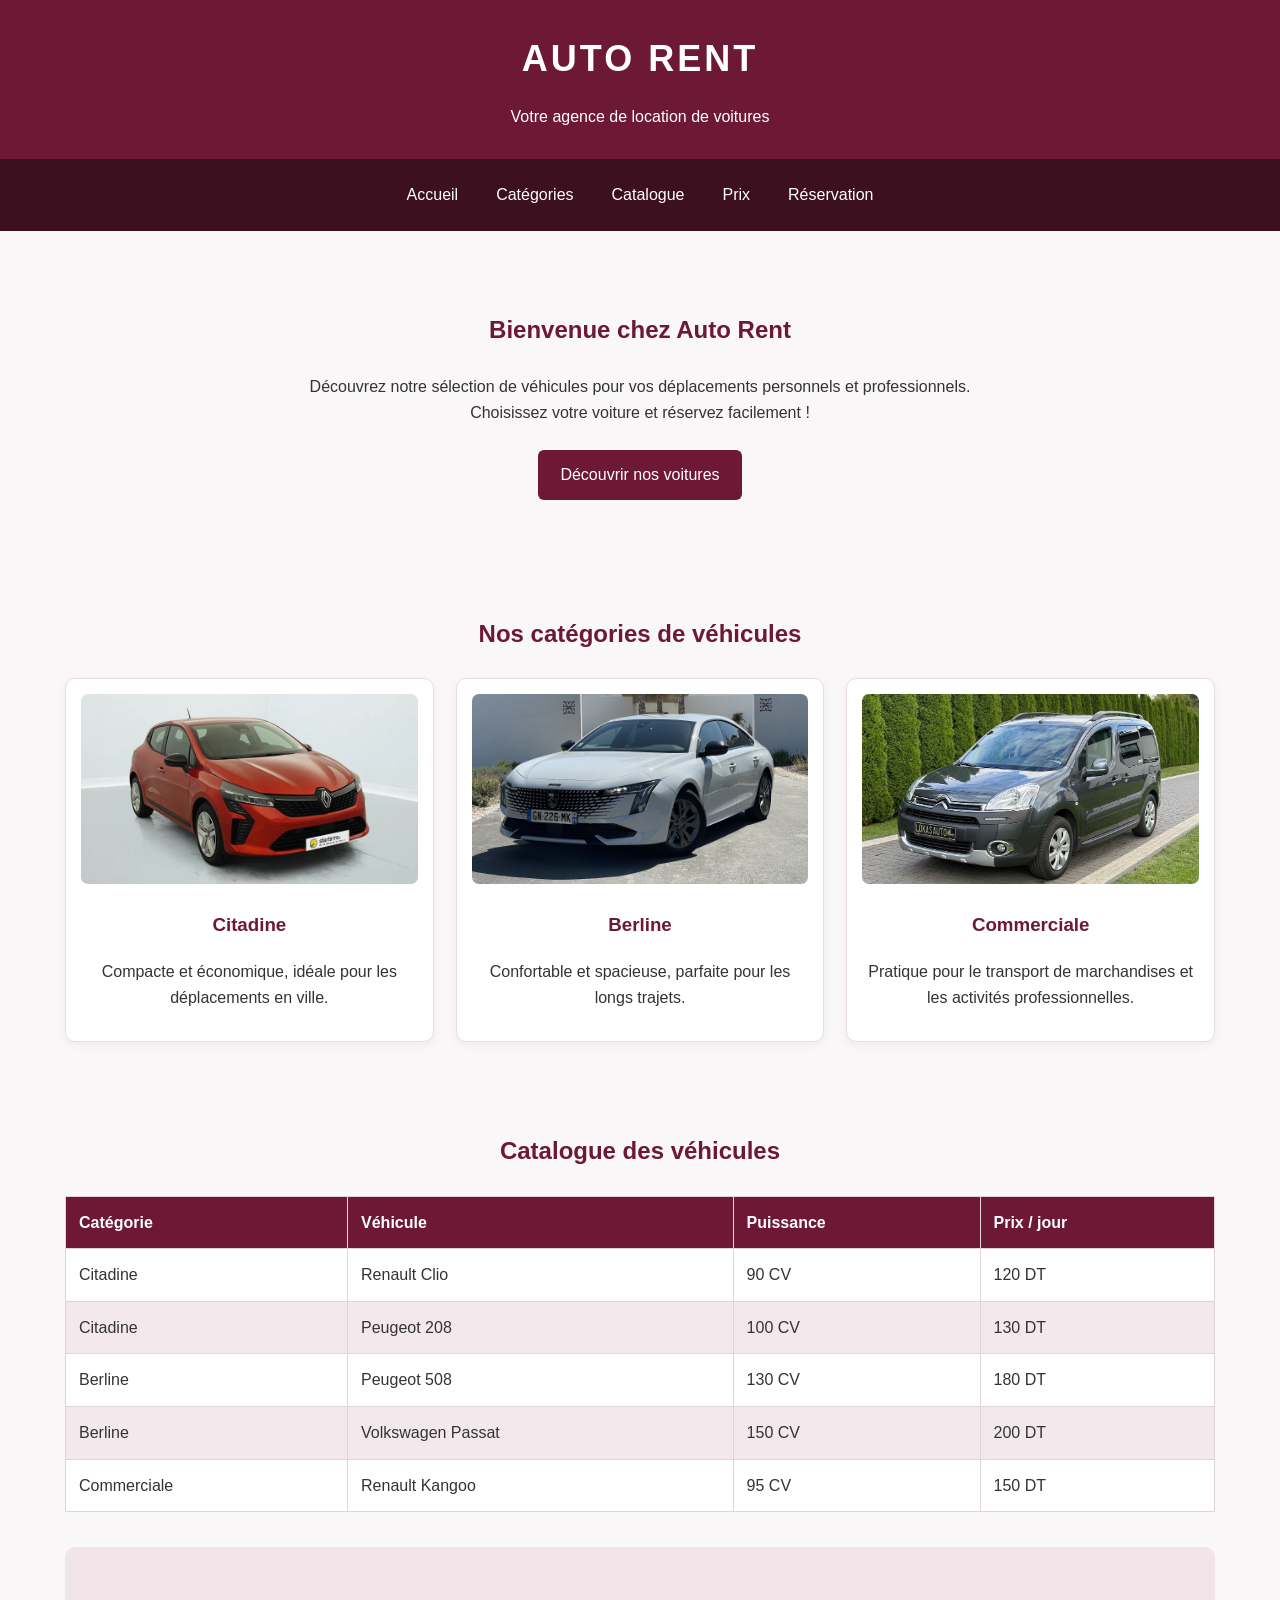
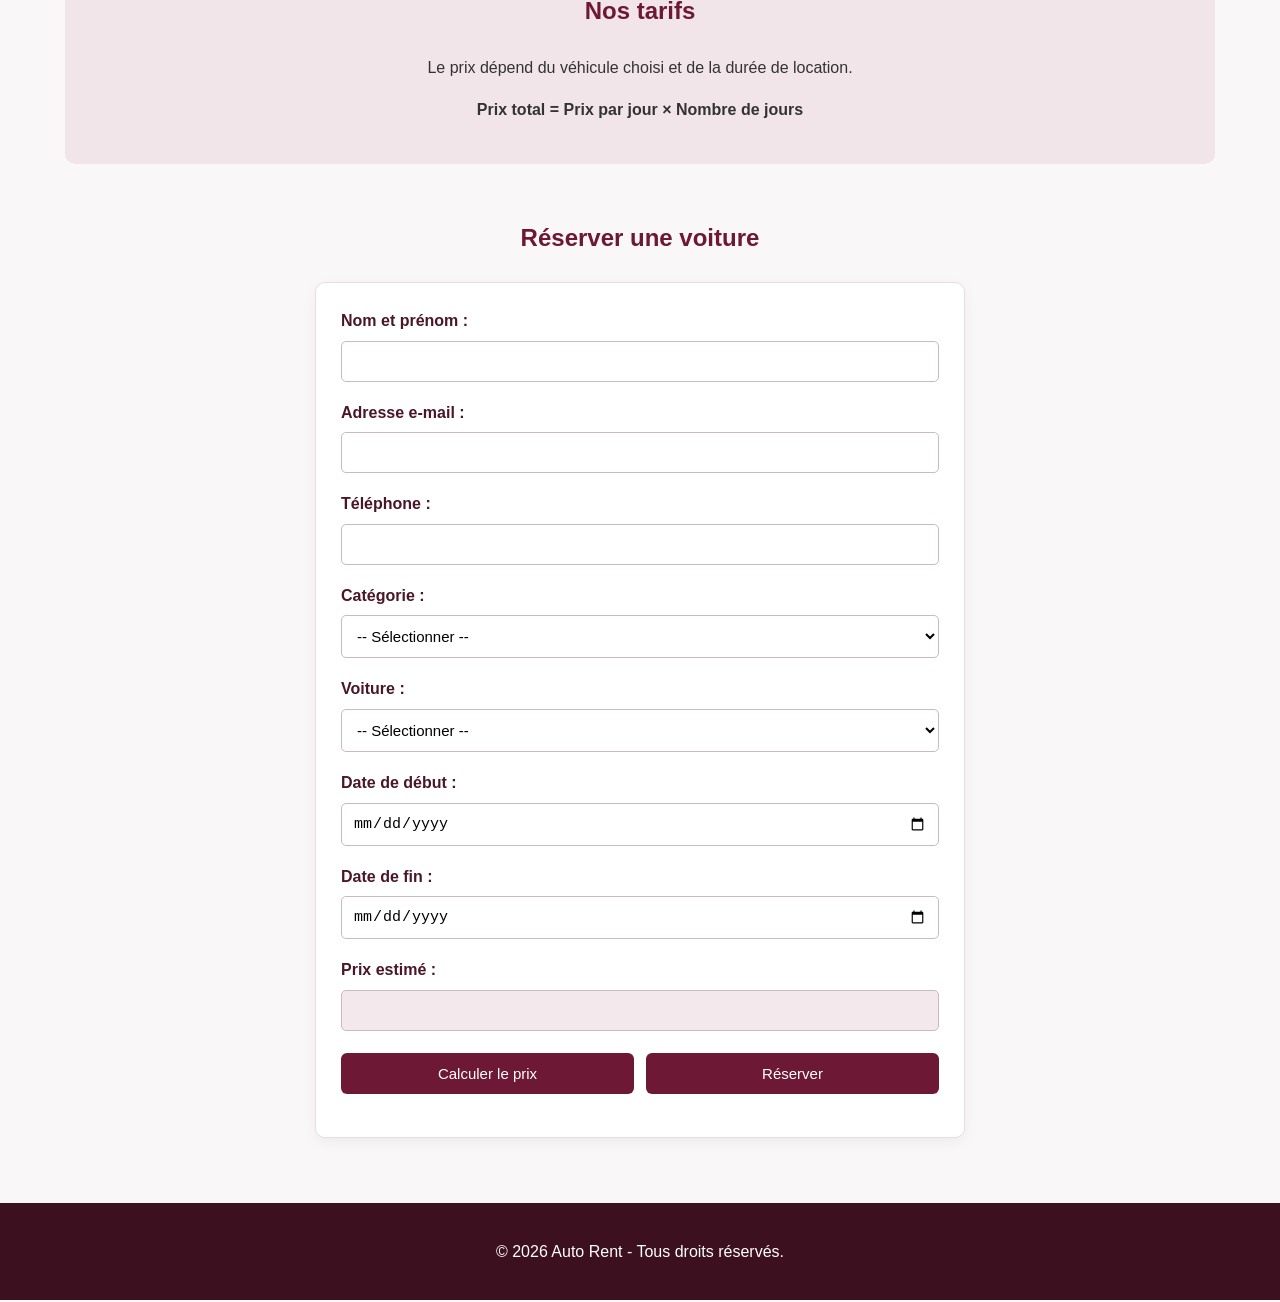
<file: index.html>
<!DOCTYPE html>
<html lang="fr">

<head>
    <meta charset="UTF-8">
    <meta name="viewport" content="width=device-width, initial-scale=1.0">
    <title>Auto Rent - Location de voitures</title>
    <link rel="stylesheet" href="style.css">
</head>

<body>

    <!-- En-tête -->
    <header>
        <h1>AUTO RENT</h1>
        <p>Votre agence de location de voitures</p>
    </header>

    <!-- Navigation -->
    <nav>
        <a href="#accueil">Accueil</a>
        <a href="#categories">Catégories</a>
        <a href="#catalogue">Catalogue</a>
        <a href="#prix">Prix</a>
        <a href="#reservation">Réservation</a>
    </nav>

    <!-- Contenu principal -->
    <main>

        <!-- Accueil -->
        <section id="accueil" class="accueil">
            <h2>Bienvenue chez Auto Rent</h2>
            <p>
                Découvrez notre sélection de véhicules pour vos
                déplacements personnels et professionnels.
                Choisissez votre voiture et réservez facilement !
            </p>
            <a href="#catalogue" class="lien-bouton">
                Découvrir nos voitures
            </a>
        </section>

        <!-- Catégories -->
        <section id="categories">
            <h2>Nos catégories de véhicules</h2>

            <div class="categories">

                <div class="category">
                    <img src="images/citadine.jpg"
                         alt="Voiture citadine">
                    <h3>Citadine</h3>
                    <p>
                        Compacte et économique, idéale pour
                        les déplacements en ville.
                    </p>
                </div>

                <div class="category">
                    <img src="images/berline.jpg"
                         alt="Voiture berline">
                    <h3>Berline</h3>
                    <p>
                        Confortable et spacieuse, parfaite
                        pour les longs trajets.
                    </p>
                </div>

                <div class="category">
                    <img src="images/commerciale.jpg"
                         alt="Voiture commerciale">
                    <h3>Commerciale</h3>
                    <p>
                        Pratique pour le transport de
                        marchandises et les activités professionnelles.
                    </p>
                </div>

            </div>
        </section>

        <!-- Catalogue -->
        <section id="catalogue">
            <h2>Catalogue des véhicules</h2>

            <div class="table-container">
                <table>
                    <thead>
                        <tr>
                            <th>Catégorie</th>
                            <th>Véhicule</th>
                            <th>Puissance</th>
                            <th>Prix / jour</th>
                        </tr>
                    </thead>

                    <tbody>
                        <tr>
                            <td>Citadine</td>
                            <td>Renault Clio</td>
                            <td>90 CV</td>
                            <td>120 DT</td>
                        </tr>

                        <tr>
                            <td>Citadine</td>
                            <td>Peugeot 208</td>
                            <td>100 CV</td>
                            <td>130 DT</td>
                        </tr>

                        <tr>
                            <td>Berline</td>
                            <td>Peugeot 508</td>
                            <td>130 CV</td>
                            <td>180 DT</td>
                        </tr>

                        <tr>
                            <td>Berline</td>
                            <td>Volkswagen Passat</td>
                            <td>150 CV</td>
                            <td>200 DT</td>
                        </tr>

                        <tr>
                            <td>Commerciale</td>
                            <td>Renault Kangoo</td>
                            <td>95 CV</td>
                            <td>150 DT</td>
                        </tr>
                    </tbody>
                </table>
            </div>
        </section>

        <!-- Prix -->
        <section id="prix" class="prix">
            <h2>Nos tarifs</h2>
            <p>
                Le prix dépend du véhicule choisi et de la
                durée de location.
            </p>
            <p>
                <strong>Prix total = Prix par jour × Nombre de jours</strong>
            </p>
        </section>

        <!-- Réservation -->
        <section id="reservation">
            <h2>Réserver une voiture</h2>

            <form id="reservationForm">

                <div class="champ">
                    <label for="nom">Nom et prénom :</label>
                    <input type="text" id="nom" name="nom"
                           minlength="3" required>
                </div>

                <div class="champ">
                    <label for="email">Adresse e-mail :</label>
                    <input type="email" id="email" name="email"
                           required>
                </div>

                <div class="champ">
                    <label for="telephone">Téléphone :</label>
                    <input type="tel" id="telephone"
                           name="telephone" required>
                </div>

                <div class="champ">
                    <label for="categorie">Catégorie :</label>
                    <select id="categorie" name="categorie" required>
                        <option value="">-- Sélectionner --</option>
                        <option value="citadine">Citadine</option>
                        <option value="berline">Berline</option>
                        <option value="commerciale">Commerciale</option>
                    </select>
                </div>

                <div class="champ">
                    <label for="voiture">Voiture :</label>
                    <select id="voiture" name="voiture" required>
                        <option value="">-- Sélectionner --</option>
                        <option value="120">Renault Clio</option>
                        <option value="130">Peugeot 208</option>
                        <option value="180">Peugeot 508</option>
                        <option value="200">Volkswagen Passat</option>
                        <option value="150">Renault Kangoo</option>
                    </select>
                </div>

                <div class="champ">
                    <label for="dateDebut">Date de début :</label>
                    <input type="date" id="dateDebut"
                           name="dateDebut" required>
                </div>

                <div class="champ">
                    <label for="dateFin">Date de fin :</label>
                    <input type="date" id="dateFin"
                           name="dateFin" required>
                </div>

                <div class="champ">
                    <label for="prixTotal">Prix estimé :</label>
                    <input type="text" id="prixTotal"
                           name="prixTotal" readonly>
                </div>

                <div class="boutons">
                    <button type="button" id="btnCalculer">
                        Calculer le prix
                    </button>

                    <button type="submit">
                        Réserver
                    </button>
                </div>

                <p id="message" role="status" aria-live="polite"></p>

            </form>
        </section>

    </main>

    <!-- Pied de page -->
    <footer>
        <p>&copy; 2026 Auto Rent - Tous droits réservés.</p>
    </footer>

    <script src="script.js"></script>

</body>
</html>
</file>
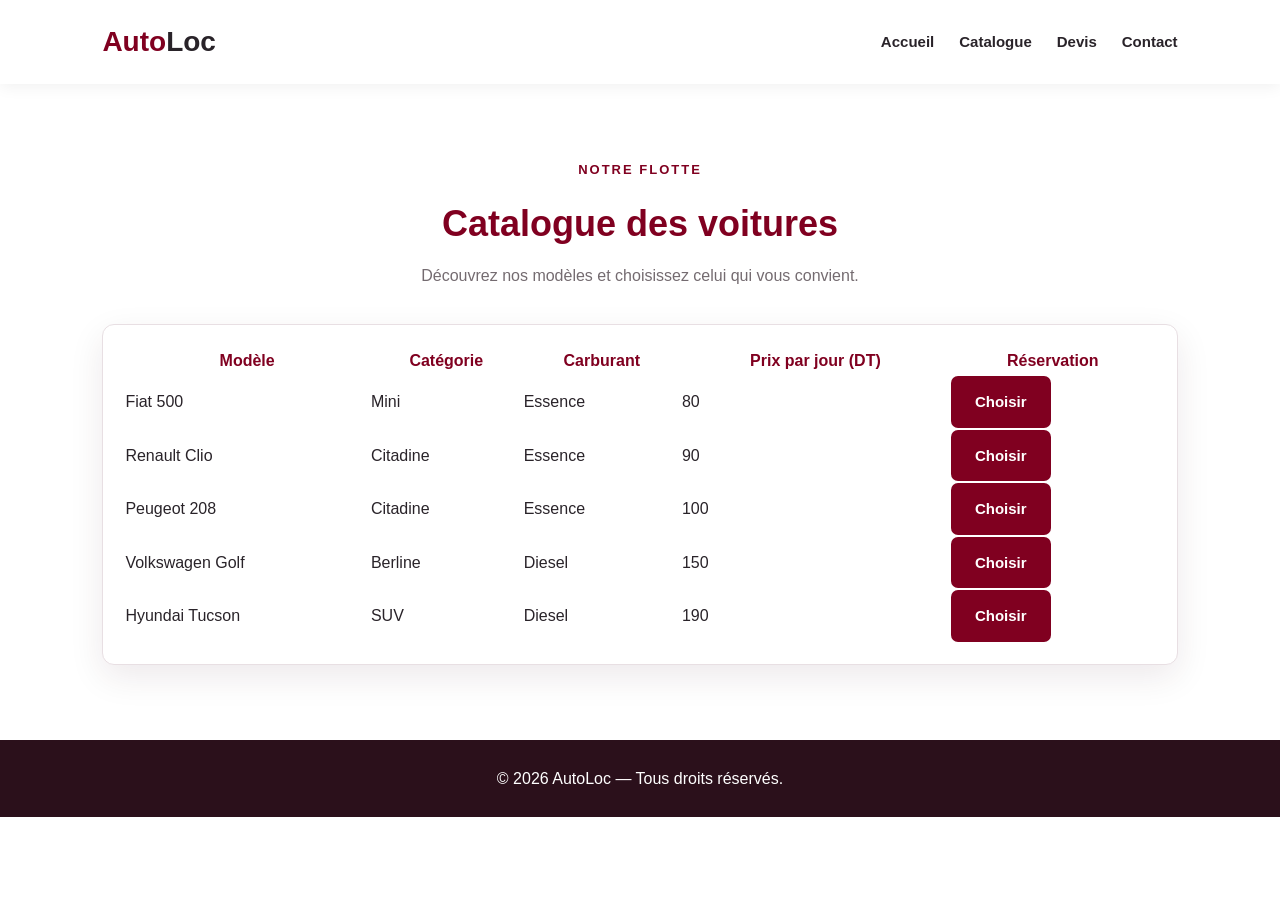
<file: catalogue.html>
<!DOCTYPE html>
<html lang="fr">
<head>
    <meta charset="UTF-8">
    <meta name="viewport" content="width=device-width, initial-scale=1.0">
    <title>Catalogue | AutoLoc</title>
    <link rel="stylesheet" href="style2.css">
    <link rel="stylesheet" href="https://cdn.datatables.net/2.1.8/css/dataTables.dataTables.min.css">
</head>
<body>
    <header class="header">
        <a class="logo" href="index2.html">Auto<span>Loc</span></a>
        <nav>
            <a href="index2.html">Accueil</a>
            <a href="catalogue.html">Catalogue</a>
            <a href="devis.html">Devis</a>
            <a href="contact.html">Contact</a>
        </nav>
    </header>

    <main>
        <section class="section">
            <div class="section-heading">
                <p class="eyebrow">NOTRE FLOTTE</p>
                <h2>Catalogue des voitures</h2>
                <p>Découvrez nos modèles et choisissez celui qui vous convient.</p>
            </div>

            <div class="table-container">
                <table id="vehiclesTable" class="display">
                    <thead>
                        <tr>
                            <th>Modèle</th>
                            <th>Catégorie</th>
                            <th>Carburant</th>
                            <th>Prix par jour (DT)</th>
                            <th>Réservation</th>
                        </tr>
                    </thead>
                    <tbody>
                        <tr>
                            <td>Fiat 500</td>
                            <td>Mini</td>
                            <td>Essence</td>
                            <td>80</td>
                            <td><a href="devis.html" class="btn">Choisir</a></td>
                        </tr>
                        <tr>
                            <td>Renault Clio</td>
                            <td>Citadine</td>
                            <td>Essence</td>
                            <td>90</td>
                            <td><a href="devis.html" class="btn">Choisir</a></td>
                        </tr>
                        <tr>
                            <td>Peugeot 208</td>
                            <td>Citadine</td>
                            <td>Essence</td>
                            <td>100</td>
                            <td><a href="devis.html" class="btn">Choisir</a></td>
                        </tr>
                        <tr>
                            <td>Volkswagen Golf</td>
                            <td>Berline</td>
                            <td>Diesel</td>
                            <td>150</td>
                            <td><a href="devis.html" class="btn">Choisir</a></td>
                        </tr>
                        <tr>
                            <td>Hyundai Tucson</td>
                            <td>SUV</td>
                            <td>Diesel</td>
                            <td>190</td>
                            <td><a href="devis.html" class="btn">Choisir</a></td>
                        </tr>
                    </tbody>
                </table>
            </div>
        </section>
    </main>

    <footer class="footer">
        <p>© 2026 AutoLoc — Tous droits réservés.</p>
    </footer>

    <script src="https://code.jquery.com/jquery-3.7.1.min.js"></script>
    <script src="https://cdn.datatables.net/2.1.8/js/dataTables.min.js"></script>
    <script src="script2.js"></script>
</body>
</html>
</file>
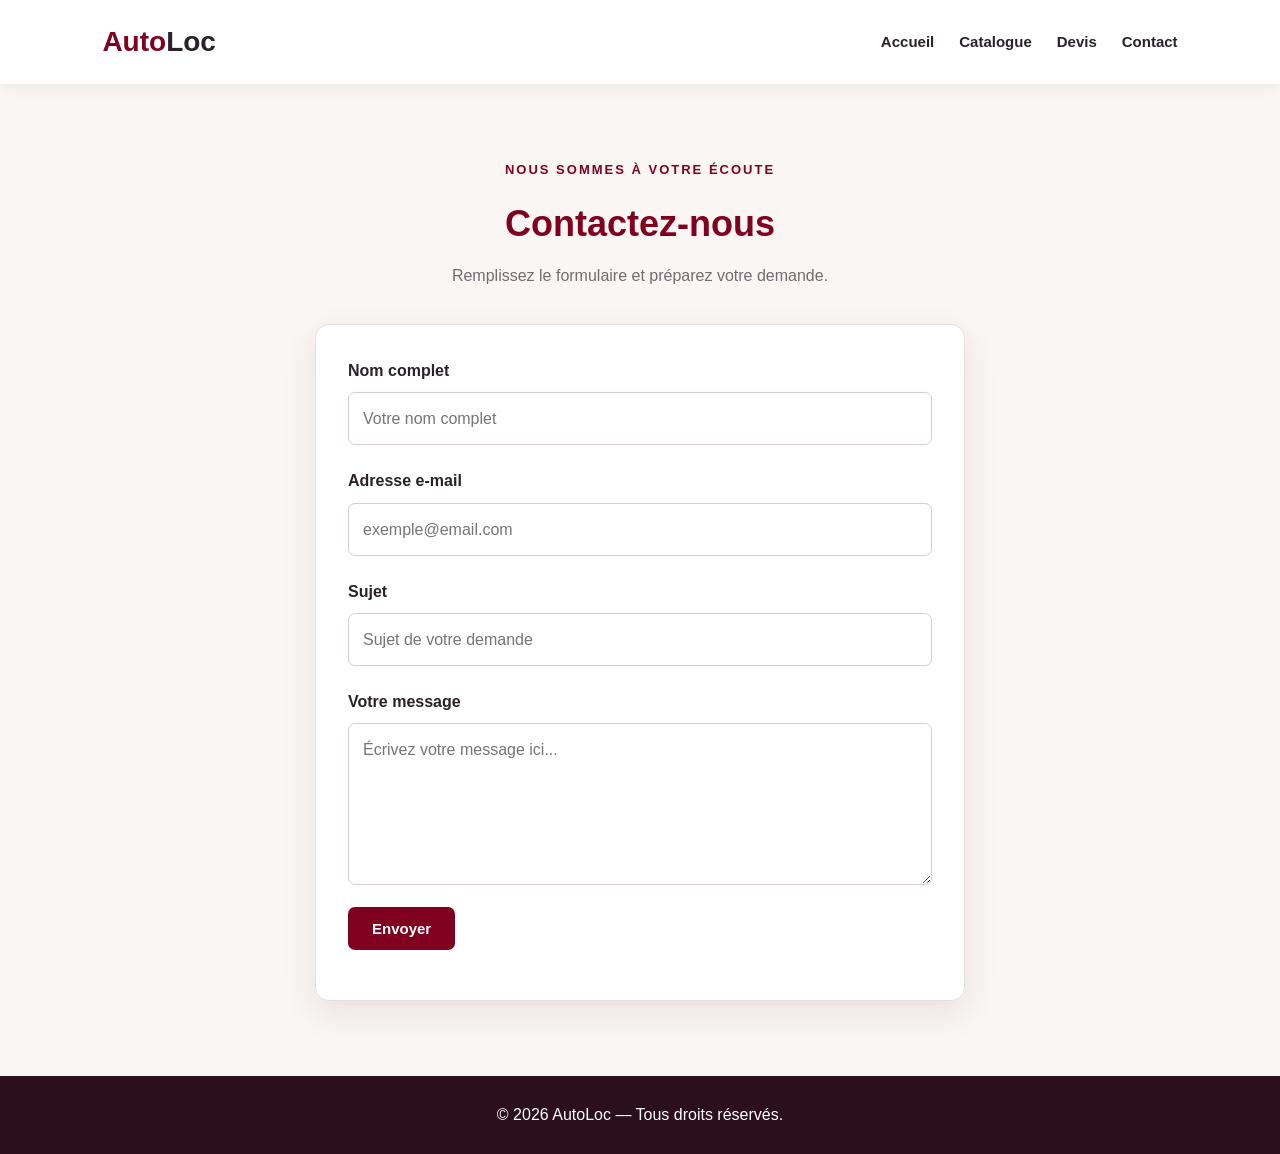
<file: contact.html>
<!DOCTYPE html>
<html lang="fr">
<head>
    <meta charset="UTF-8">
    <meta name="viewport" content="width=device-width, initial-scale=1.0">
    <title>Contact | AutoLoc</title>
    <link rel="stylesheet" href="style2.css">
</head>
<body>
    <header class="header">
        <a class="logo" href="index2.html">Auto<span>Loc</span></a>
        <nav>
            <a href="index2.html">Accueil</a>
            <a href="catalogue.html">Catalogue</a>
            <a href="devis.html">Devis</a>
            <a href="contact.html">Contact</a>
        </nav>
    </header>

    <main>
        <section class="section contact-section">
            <div class="section-heading">
                <p class="eyebrow">NOUS SOMMES À VOTRE ÉCOUTE</p>
                <h2>Contactez-nous</h2>
                <p>Remplissez le formulaire et préparez votre demande.</p>
            </div>

            <form id="contactForm" class="form-card">
                <div class="form-group">
                    <label for="name">Nom complet</label>
                    <input type="text" id="name" name="name"
                           placeholder="Votre nom complet" required>
                </div>

                <div class="form-group">
                    <label for="email">Adresse e-mail</label>
                    <input type="email" id="email" name="email"
                           placeholder="exemple@email.com" required>
                </div>

                <div class="form-group">
                    <label for="subject">Sujet</label>
                    <input type="text" id="subject" name="subject"
                           placeholder="Sujet de votre demande" required>
                </div>

                <div class="form-group">
                    <label for="message">Votre message</label>
                    <textarea id="message" name="message" rows="5"
                              placeholder="Écrivez votre message ici..." required></textarea>
                </div>

                <button type="submit" class="btn">Envoyer</button>
                <p id="contactResult" class="result" aria-live="polite"></p>
            </form>
        </section>
    </main>

    <footer class="footer">
        <p>© 2026 AutoLoc — Tous droits réservés.</p>
    </footer>

    <script src="https://code.jquery.com/jquery-3.7.1.min.js"></script>
    <script src="script2.js"></script>
</body>
</html>
</file>
<file: style.css>
/* Réglages généraux */
* {
    box-sizing: border-box;
}

html {
    scroll-behavior: smooth;
}

body {
    font-family: Arial, sans-serif;
    margin: 0;
    background-color: #faf7f8;
    color: #333333;
    line-height: 1.6;
}

/* En-tête */
header {
    text-align: center;
    padding: 30px 15px;
    background-color: #6d1834;
    color: white;
}

header h1 {
    margin: 0;
    font-size: 36px;
    letter-spacing: 3px;
}

header p {
    margin-bottom: 0;
}

/* Navigation */
nav {
    display: flex;
    justify-content: center;
    flex-wrap: wrap;
    gap: 10px;
    padding: 15px;
    background-color: #3d1020;
}

nav a {
    color: white;
    text-decoration: none;
    padding: 8px 14px;
    border-radius: 5px;
    transition: background-color 0.3s;
}

nav a:hover {
    background-color: #8e3150;
}

/* Contenu principal */
main {
    width: 90%;
    max-width: 1150px;
    margin: auto;
}

section {
    padding: 35px 0;
    scroll-margin-top: 15px;
}

h2 {
    color: #6d1834;
    text-align: center;
    margin-bottom: 25px;
}

/* Accueil */
.accueil {
    text-align: center;
    padding: 60px 15px;
}

.accueil p {
    max-width: 700px;
    margin: 0 auto 25px;
}

.lien-bouton {
    display: inline-block;
    background-color: #6d1834;
    color: white;
    text-decoration: none;
    padding: 12px 22px;
    border-radius: 6px;
}

.lien-bouton:hover {
    background-color: #8e3150;
}

/* Cartes des catégories */
.categories {
    display: flex;
    gap: 22px;
    align-items: stretch;
}

.category {
    flex: 1;
    min-width: 0;
    background-color: white;
    border: 1px solid #eadde2;
    border-radius: 10px;
    padding: 15px;
    text-align: center;
    box-shadow: 0 3px 10px #0000000d;
    transition: transform 0.3s;
}

.category:hover {
    transform: translateY(-4px);
}

.category img {
    width: 100%;
    height: 190px;
    object-fit: cover;
    border-radius: 7px;
}

.category h3 {
    color: #6d1834;
}

/* Tableau du catalogue */
.table-container {
    overflow-x: auto;
}

table {
    width: 100%;
    border-collapse: collapse;
    background-color: white;
}

th,
td {
    border: 1px solid #e0d4d9;
    padding: 13px;
    text-align: left;
}

th {
    background-color: #6d1834;
    color: white;
}

tbody tr:nth-child(even) {
    background-color: #f3e9ed;
}

tbody tr:hover {
    background-color: #ead6df;
}

/* Section des prix */
.prix {
    text-align: center;
    background-color: #f1e5ea;
    border-radius: 10px;
    padding: 25px;
}

/* Formulaire */
form {
    max-width: 650px;
    margin: auto;
    padding: 25px;
    background-color: white;
    border: 1px solid #eadde2;
    border-radius: 10px;
    box-shadow: 0 4px 15px #0000000d;
}

.champ {
    margin-bottom: 18px;
}

label {
    display: block;
    margin-bottom: 7px;
    font-weight: bold;
    color: #4a1729;
}

input,
select {
    display: block;
    width: 100%;
    padding: 11px;
    border: 1px solid #cbb8c0;
    border-radius: 5px;
    font-size: 15px;
    background-color: white;
}

input:focus,
select:focus {
    outline: 2px solid #b86a86;
    border-color: #6d1834;
}

input[readonly] {
    background-color: #f3e9ed;
    font-weight: bold;
}

/* Boutons */
.boutons {
    display: flex;
    flex-wrap: wrap;
    gap: 12px;
    margin-top: 22px;
}

button {
    flex: 1;
    padding: 12px 16px;
    border: none;
    border-radius: 6px;
    background-color: #6d1834;
    color: white;
    font-size: 15px;
    cursor: pointer;
    transition: background-color 0.3s;
}

button:hover {
    background-color: #8e3150;
}

/* Messages JavaScript */
#message {
    margin-top: 18px;
    font-weight: bold;
    text-align: center;
}

/* Pied de page */
footer {
    margin-top: 30px;
    padding: 20px;
    background-color: #3d1020;
    color: white;
    text-align: center;
}

/* Adaptation aux petits écrans */
@media (max-width: 700px) {
    main {
        width: 94%;
    }

    .categories {
        flex-direction: column;
    }

    .category {
        width: 100%;
    }

    header h1 {
        font-size: 28px;
    }

    nav {
        gap: 4px;
    }

    nav a {
        padding: 7px 9px;
    }

    form {
        padding: 16px;
    }

    .boutons {
        flex-direction: column;
    }
}
</file>
<file: style2.css>
:root {
    --bordo: #800020;
    --bordo-dark: #540015;
    --cream: #faf6f3;
    --white: #ffffff;
    --text: #292329;
    --muted: #746b70;
    --border: #e8dfe3;
    --shadow: 0 12px 35px rgba(60, 10, 30, 0.09);
}

* {
    margin: 0;
    padding: 0;
    box-sizing: border-box;
}

html {
    scroll-behavior: smooth;
    scroll-padding-top: 90px;
}

body {
    font-family: Arial, Helvetica, sans-serif;
    color: var(--text);
    background: var(--white);
    line-height: 1.7;
}

a {
    text-decoration: none;
    color: inherit;
}

.header {
    position: sticky;
    top: 0;
    z-index: 100;
    display: flex;
    justify-content: space-between;
    align-items: center;
    gap: 20px;
    padding: 18px 8%;
    background: var(--white);
    box-shadow: 0 3px 15px rgba(0, 0, 0, 0.06);
}

.logo {
    font-size: 28px;
    font-weight: 800;
    color: var(--bordo);
}

.logo span {
    color: var(--text);
}

nav {
    display: flex;
    flex-wrap: wrap;
    gap: 25px;
}

nav a {
    font-size: 15px;
    font-weight: 600;
    transition: color 0.25s;
}

nav a:hover {
    color: var(--bordo);
}

.hero {
    min-height: 480px;
    display: flex;
    align-items: center;
    padding: 80px 8%;
    color: var(--white);
    background:
        linear-gradient(90deg, rgba(45, 0, 15, 0.92), rgba(80, 0, 28, 0.68)),
        linear-gradient(135deg, #4b1527, #a84b65);
}

.hero-content {
    max-width: 720px;
}

.eyebrow {
    color: var(--bordo);
    font-size: 13px;
    font-weight: 800;
    letter-spacing: 2px;
    margin-bottom: 12px;
}

.hero .eyebrow {
    color: #f4c6d4;
}

.hero h1 {
    max-width: 700px;
    font-size: clamp(32px, 5vw, 54px);
    line-height: 1.2;
    margin-bottom: 20px;
}

.hero-content > p:not(.eyebrow) {
    max-width: 580px;
    color: #f5e8ed;
    margin-bottom: 28px;
}

.btn {
    display: inline-block;
    border: none;
    border-radius: 7px;
    padding: 13px 24px;
    background: var(--bordo);
    color: var(--white);
    font-size: 15px;
    font-weight: 700;
    cursor: pointer;
    transition: background 0.25s, transform 0.25s;
}

.btn:hover {
    background: var(--bordo-dark);
    transform: translateY(-2px);
}

.hero .btn {
    background: var(--white);
    color: var(--bordo);
}

.hero .btn:hover {
    background: #f5e6eb;
}

.section {
    padding: 75px 8%;
}

.section-heading {
    text-align: center;
    margin-bottom: 35px;
}

.section-heading h2 {
    color: var(--bordo);
    font-size: clamp(26px, 3vw, 36px);
    margin-bottom: 8px;
}

.section-heading > p:last-child {
    color: var(--muted);
}

.table-container {
    max-width: 1100px;
    margin: auto;
    padding: 20px;
    border: 1px solid var(--border);
    border-radius: 12px;
    background: var(--white);
    box-shadow: var(--shadow);
    overflow-x: auto;
}

table {
    width: 100%;
}

table thead th {
    color: var(--bordo);
}

.quote-section,
.contact-section {
    background: var(--cream);
}

.form-card {
    max-width: 650px;
    margin: auto;
    padding: 32px;
    background: var(--white);
    border: 1px solid var(--border);
    border-radius: 14px;
    box-shadow: var(--shadow);
}

.form-group {
    display: flex;
    flex-direction: column;
    gap: 8px;
    margin-bottom: 22px;
}

.form-group label {
    font-weight: 700;
}

input,
select,
textarea {
    width: 100%;
    padding: 12px 14px;
    border: 1px solid #d9cbd1;
    border-radius: 7px;
    background: var(--white);
    color: var(--text);
    font: inherit;
}

input:focus,
select:focus,
textarea:focus {
    outline: 2px solid rgba(128, 0, 32, 0.16);
    border-color: var(--bordo);
}

textarea {
    resize: vertical;
}

.select2-container {
    width: 100% !important;
}

.select2-container--default .select2-selection--single {
    height: 47px;
    border: 1px solid #d9cbd1;
    border-radius: 7px;
}

.select2-container--default
.select2-selection--single
.select2-selection__rendered {
    line-height: 45px;
    padding-left: 14px;
}

.select2-container--default
.select2-selection--single
.select2-selection__arrow {
    height: 45px;
}

.result {
    margin-top: 18px;
    font-weight: 700;
    overflow-wrap: anywhere;
}

.result.success {
    color: #187744;
}

.result.error {
    color: #b00020;
}

.footer {
    padding: 25px 8%;
    text-align: center;
    color: var(--white);
    background: #2b101b;
}

@media (max-width: 700px) {
    .header {
        align-items: flex-start;
        flex-direction: column;
        padding: 16px 5%;
    }

    nav {
        gap: 12px 18px;
    }

    .hero {
        min-height: 420px;
        padding: 60px 6%;
    }

    .section {
        padding: 55px 5%;
    }

    .form-card {
        padding: 22px;
    }
}

@media print {
    .header,
    .hero,
    .footer,
    .btn {
        display: none !important;
    }

    body {
        background: white;
    }

    .section {
        padding: 15px;
    }

    .form-card,
    .table-container {
        box-shadow: none;
    }
}
</file>
